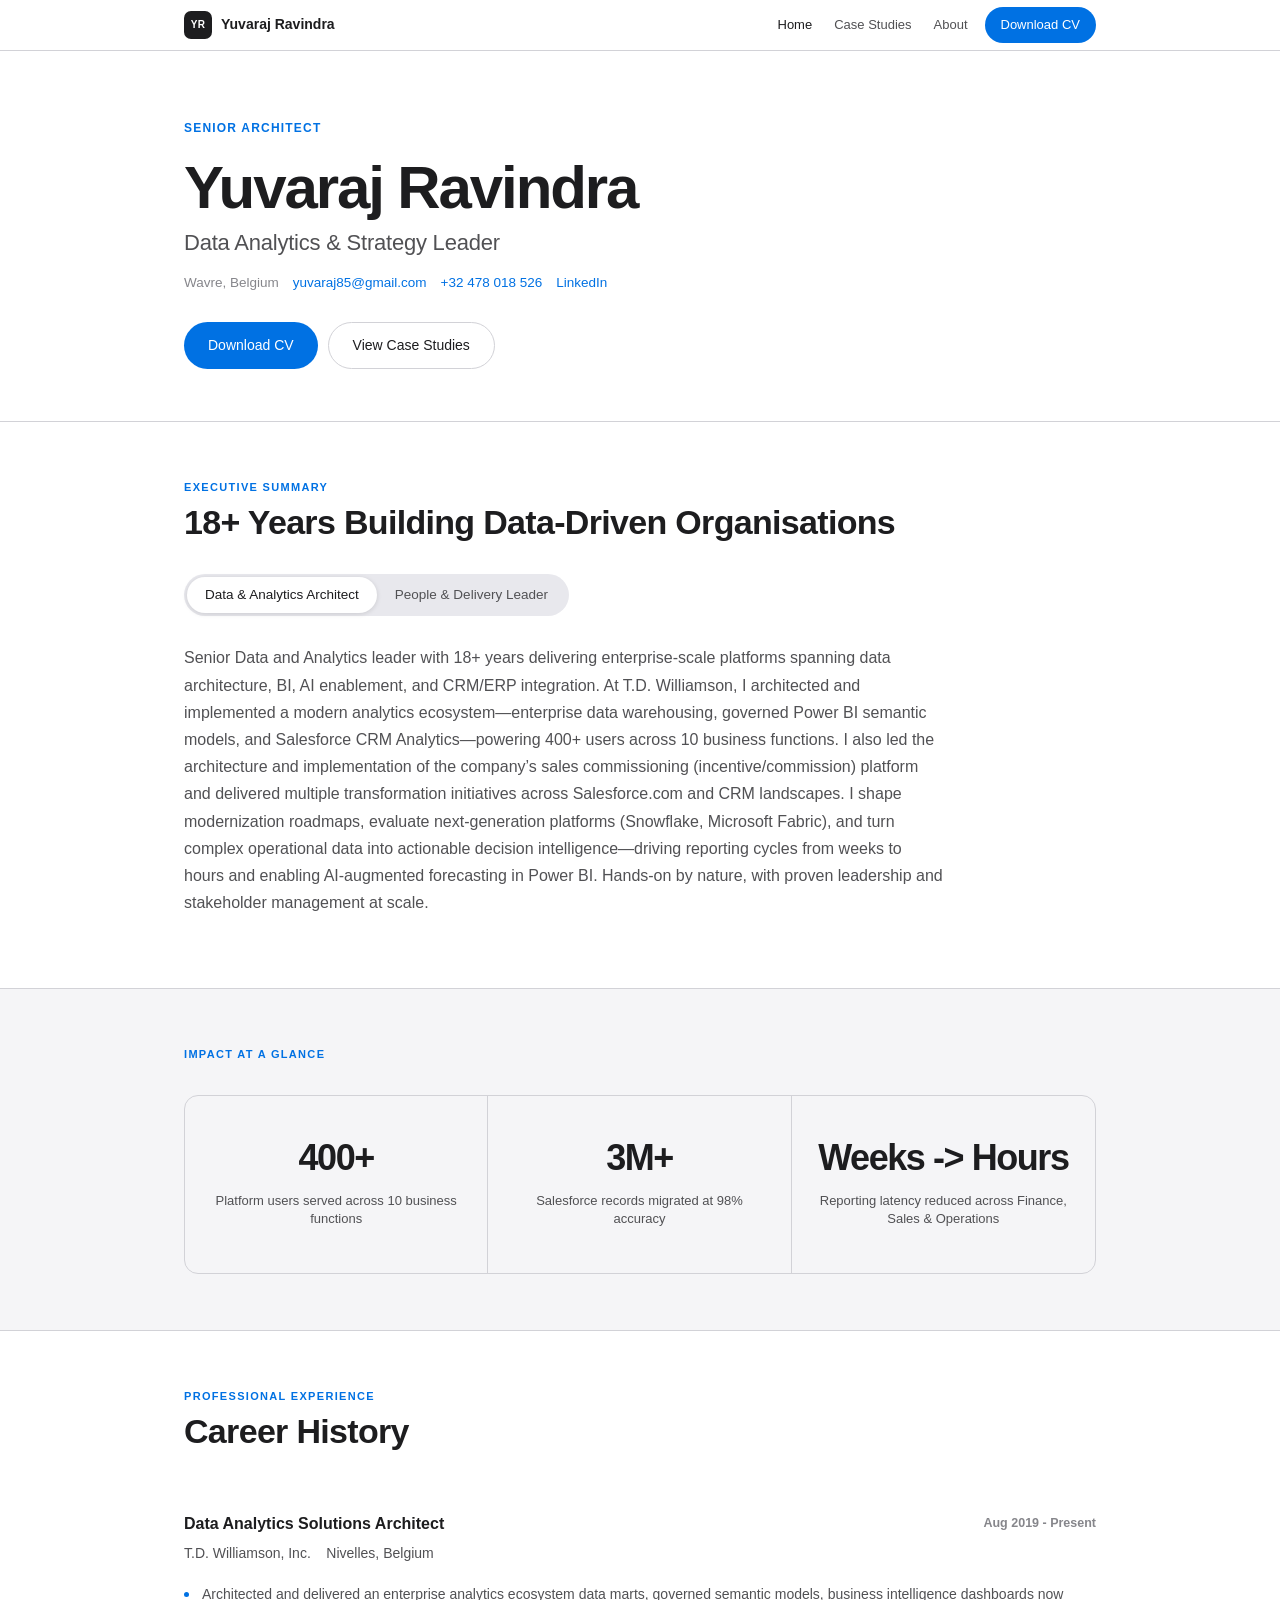
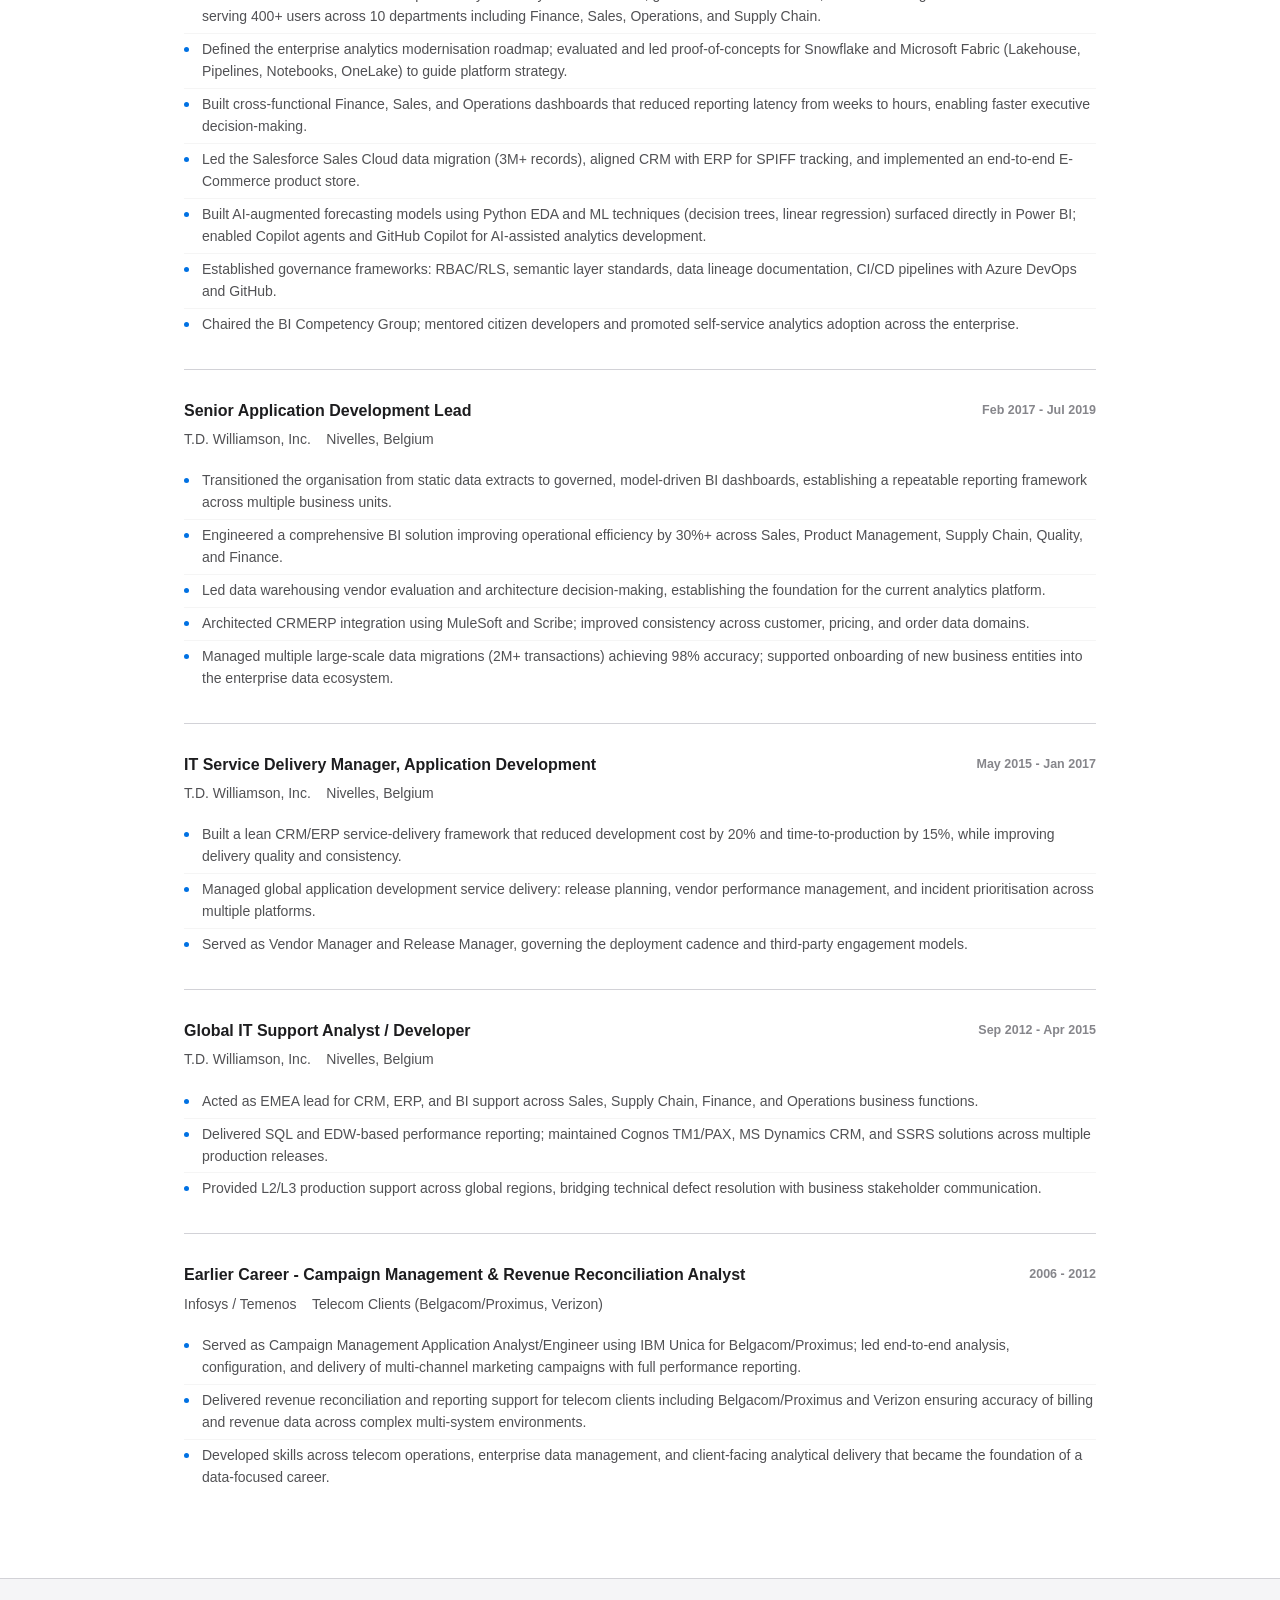
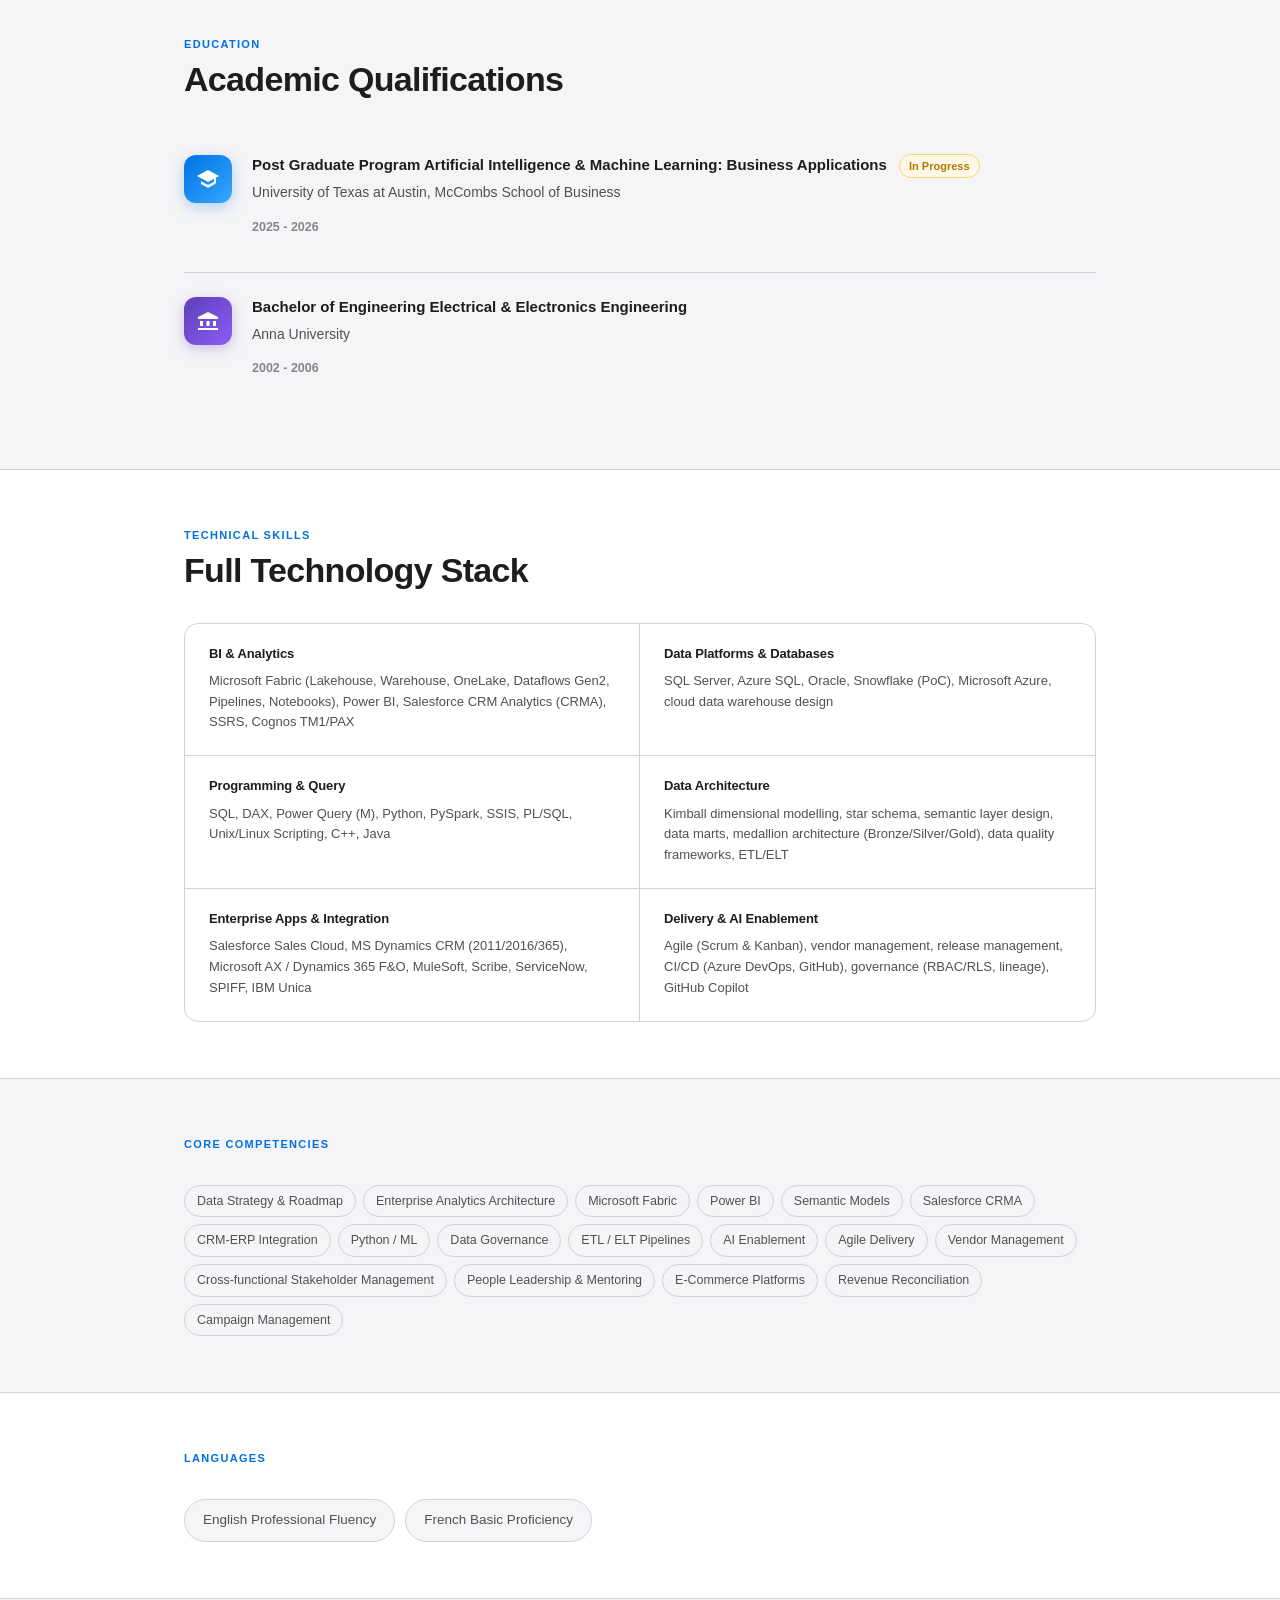
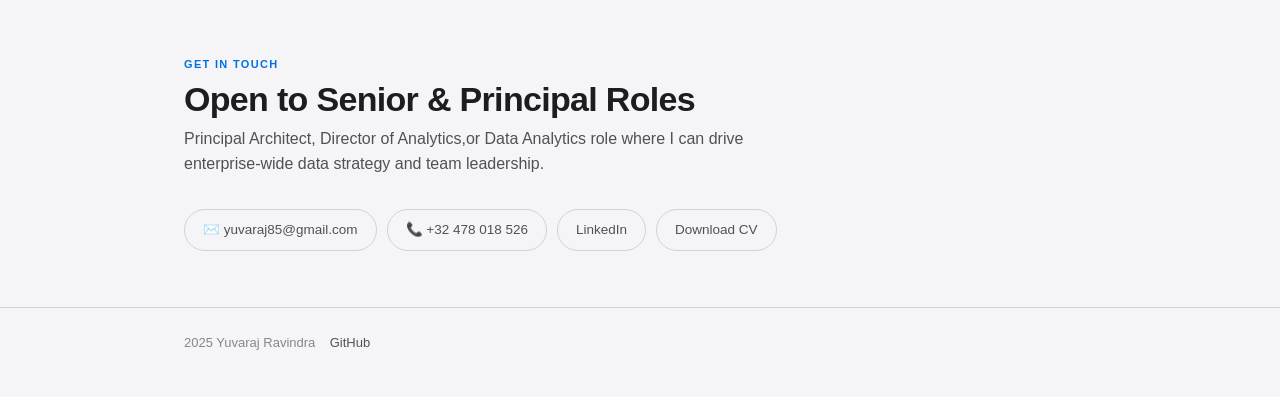
<file: index.html>
﻿<!DOCTYPE html>
<html lang="en">
<head>
  <meta charset="UTF-8">
  <meta name="viewport" content="width=device-width, initial-scale=1">
  <title>Yuvaraj Ravindra  Data Analytics &amp; Strategy Leader</title>
  <meta name="description" content="Senior Data Analytics &amp; Strategy Leader | Data Architecture, BI, AI Enablement | Open to Principal, Director, or VP roles.">
  <link rel="stylesheet" href="assets/css/style.css">
</head>
<body>

<!-- NAV -->
<header class="topbar">
  <div class="container">
    <div class="nav">
      <a href="index.html" class="brand"><div class="logo">YR</div><span>Yuvaraj Ravindra</span></a>
      <nav>
        <a href="index.html" class="active">Home</a>
        <a href="case-studies.html">Case Studies</a>
        <a href="about.html">About</a>
        <a href="downloads.html" class="nav-cta">Download CV</a>
      </nav>
    </div>
  </div>
</header>

<!-- HERO -->
<section class="hero">
  <div class="container">
    <span class="hero-eyebrow">Senior Architect</span>
    <h1>Yuvaraj Ravindra</h1>
    <h2>Data Analytics &amp; Strategy Leader</h2>
    <div class="hero-meta">
      <span> Wavre, Belgium</span>
      <span><a href="mailto:yuvaraj85@gmail.com">yuvaraj85@gmail.com</a></span>
      <span><a href="tel:+32478018526">+32 478 018 526</a></span>
      <span><a href="https://linkedin.com/in/yuvaraj-ravindra-b2a28617" target="_blank">LinkedIn</a></span>
    </div>
    <div class="hero-actions">
      <a href="downloads.html" class="btn primary">Download CV</a>
      <a href="case-studies.html" class="btn ghost">View Case Studies</a>
    </div>
  </div>
</section>

<!-- EXECUTIVE SUMMARY -->
<section class="section">
  <div class="container">
    <div class="section-head">
      <span class="section-label">Executive Summary</span>
      <h2 class="section-title">18+ Years Building Data-Driven Organisations</h2>
    </div>
    <div class="toggle-wrap">
      <div class="toggle">
        <div class="pill active" onclick="setMode('architect')">Data &amp; Analytics Architect</div>
        <div class="pill" onclick="setMode('manager')">People &amp; Delivery Leader</div>
      </div>
    </div>

    <div data-block="architect">
      <p class="summary-text">
        Senior Data and Analytics leader with 18+ years delivering enterprise-scale platforms spanning data architecture, BI, AI enablement, and CRM/ERP integration. At T.D. Williamson, I architected and implemented a modern analytics ecosystem—enterprise data warehousing, governed Power BI semantic models, and Salesforce CRM Analytics—powering 400+ users across 10 business functions. I also led the architecture and implementation of the company’s sales commissioning (incentive/commission) platform and delivered multiple transformation initiatives across Salesforce.com and CRM landscapes. I shape modernization roadmaps, evaluate next-generation platforms (Snowflake, Microsoft Fabric), and turn complex operational data into actionable decision intelligence—driving reporting cycles from weeks to hours and enabling AI‑augmented forecasting in Power BI. Hands-on by nature, with proven leadership and stakeholder management at scale.
      </p>
    </div>
    <div data-block="manager" style="display:none">
      <p class="summary-text">
        Accomplished delivery leader and people manager with 18+ years leading cross-functional digital transformation programs. I’ve built and led global teams, managed multi-vendor ecosystems, and governed release pipelines across CRM, ERP, BI, and data platforms. At T.D. Williamson, I introduced a lean service-delivery framework that reduced development costs by 20% and cut time-to-production by 15%, while overseeing a portfolio spanning Finance, Sales, Operations, and Supply Chain. Equally confident with C‑suite stakeholders and hands-on architecture decisions, I bridge business strategy and technical execution to deliver measurable outcomes.
      </p>
    </div>
  </div>
</section>

<!-- KEY METRICS -->
<section class="section alt">
  <div class="container">
    <div class="section-head">
      <span class="section-label">Impact at a Glance</span>
    </div>
    <div class="stats-row">
      <div class="stat">
        <span class="stat-number">400+</span>
        <p class="stat-label">Platform users served across 10 business functions</p>
      </div>
      <div class="stat">
        <span class="stat-number">3M+</span>
        <p class="stat-label">Salesforce records migrated at 98% accuracy</p>
      </div>
      <div class="stat">
        <span class="stat-number">Weeks -> Hours</span>
        <p class="stat-label">Reporting latency reduced across Finance, Sales &amp; Operations</p>
      </div>
    </div>
  </div>
</section>

<!-- EXPERIENCE -->
<section class="section">
  <div class="container">
    <div class="section-head">
      <span class="section-label">Professional Experience</span>
      <h2 class="section-title">Career History</h2>
    </div>
    <div class="exp-list">

      <div class="exp-item">
        <div class="exp-header">
          <p class="exp-title">Data Analytics Solutions Architect</p>
          <span class="exp-period">Aug 2019 - Present</span>
        </div>
        <p class="exp-company">T.D. Williamson, Inc. &nbsp;&nbsp; Nivelles, Belgium</p>
        <ul class="exp-bullets">
          <li>Architected and delivered an enterprise analytics ecosystem  data marts, governed semantic models, business intelligence dashboards  now serving 400+ users across 10 departments including Finance, Sales, Operations, and Supply Chain.</li>
          <li>Defined the enterprise analytics modernisation roadmap; evaluated and led proof-of-concepts for Snowflake and Microsoft Fabric (Lakehouse, Pipelines, Notebooks, OneLake) to guide platform strategy.</li>
          <li>Built cross-functional Finance, Sales, and Operations dashboards that reduced reporting latency from weeks to hours, enabling faster executive decision-making.</li>
          <li>Led the Salesforce Sales Cloud data migration (3M+ records), aligned CRM with ERP for SPIFF tracking, and implemented an end-to-end E-Commerce product store.</li>
          <li>Built AI-augmented forecasting models using Python EDA and ML techniques (decision trees, linear regression) surfaced directly in Power BI; enabled Copilot agents and GitHub Copilot for AI-assisted analytics development.</li>
          <li>Established governance frameworks: RBAC/RLS, semantic layer standards, data lineage documentation, CI/CD pipelines with Azure DevOps and GitHub.</li>
          <li>Chaired the BI Competency Group; mentored citizen developers and promoted self-service analytics adoption across the enterprise.</li>
        </ul>
      </div>

      <div class="exp-item">
        <div class="exp-header">
          <p class="exp-title">Senior Application Development Lead</p>
          <span class="exp-period">Feb 2017 - Jul 2019</span>
        </div>
        <p class="exp-company">T.D. Williamson, Inc. &nbsp;&nbsp; Nivelles, Belgium</p>
        <ul class="exp-bullets">
          <li>Transitioned the organisation from static data extracts to governed, model-driven BI dashboards, establishing a repeatable reporting framework across multiple business units.</li>
          <li>Engineered a comprehensive BI solution improving operational efficiency by 30%+ across Sales, Product Management, Supply Chain, Quality, and Finance.</li>
          <li>Led data warehousing vendor evaluation and architecture decision-making, establishing the foundation for the current analytics platform.</li>
          <li>Architected CRMERP integration using MuleSoft and Scribe; improved consistency across customer, pricing, and order data domains.</li>
          <li>Managed multiple large-scale data migrations (2M+ transactions) achieving 98% accuracy; supported onboarding of new business entities into the enterprise data ecosystem.</li>
        </ul>
      </div>

      <div class="exp-item">
        <div class="exp-header">
          <p class="exp-title">IT Service Delivery Manager, Application Development</p>
          <span class="exp-period">May 2015 - Jan 2017</span>
        </div>
        <p class="exp-company">T.D. Williamson, Inc. &nbsp;&nbsp; Nivelles, Belgium</p>
        <ul class="exp-bullets">
          <li>Built a lean CRM/ERP service-delivery framework that reduced development cost by 20% and time-to-production by 15%, while improving delivery quality and consistency.</li>
          <li>Managed global application development service delivery: release planning, vendor performance management, and incident prioritisation across multiple platforms.</li>
          <li>Served as Vendor Manager and Release Manager, governing the deployment cadence and third-party engagement models.</li>
        </ul>
      </div>

      <div class="exp-item">
        <div class="exp-header">
          <p class="exp-title">Global IT Support Analyst / Developer</p>
          <span class="exp-period">Sep 2012 - Apr 2015</span>
        </div>
        <p class="exp-company">T.D. Williamson, Inc. &nbsp;&nbsp; Nivelles, Belgium</p>
        <ul class="exp-bullets">
          <li>Acted as EMEA lead for CRM, ERP, and BI support across Sales, Supply Chain, Finance, and Operations business functions.</li>
          <li>Delivered SQL and EDW-based performance reporting; maintained Cognos TM1/PAX, MS Dynamics CRM, and SSRS solutions across multiple production releases.</li>
          <li>Provided L2/L3 production support across global regions, bridging technical defect resolution with business stakeholder communication.</li>
        </ul>
      </div>

      <div class="exp-item">
        <div class="exp-header">
          <p class="exp-title">Earlier Career - Campaign Management &amp; Revenue Reconciliation Analyst</p>
          <span class="exp-period">2006 - 2012</span>
        </div>
        <p class="exp-company">Infosys / Temenos &nbsp;&nbsp; Telecom Clients (Belgacom/Proximus, Verizon)</p>
        <ul class="exp-bullets">
          <li>Served as Campaign Management Application Analyst/Engineer using IBM Unica for Belgacom/Proximus; led end-to-end analysis, configuration, and delivery of multi-channel marketing campaigns with full performance reporting.</li>
          <li>Delivered revenue reconciliation and reporting support for telecom clients including Belgacom/Proximus and Verizon  ensuring accuracy of billing and revenue data across complex multi-system environments.</li>
          <li>Developed skills across telecom operations, enterprise data management, and client-facing analytical delivery that became the foundation of a data-focused career.</li>
        </ul>
      </div>

    </div><!-- /exp-list -->
  </div>
</section>

<!-- EDUCATION -->
<section class="section alt">
  <div class="container">
    <div class="section-head">
      <span class="section-label">Education</span>
      <h2 class="section-title">Academic Qualifications</h2>
    </div>
    <div class="edu-list">
      <div class="edu-item">
        <div class="edu-icon blue">
          <svg width="24" height="24" viewBox="0 0 24 24" fill="white" xmlns="http://www.w3.org/2000/svg"><path d="M12 3L1 9l11 6 11-6-11-6zm0 15l-7-3.82V17l7 3.82 7-3.82v-2.82L12 18z"/><line x1="19" y1="9.9" x2="19" y2="15" stroke="white" stroke-width="2" stroke-linecap="round"/><circle cx="19" cy="15.5" r="1" fill="white"/></svg>
        </div>
        <div class="edu-body">
          <p class="edu-degree">Post Graduate Program  Artificial Intelligence &amp; Machine Learning: Business Applications <span class="badge-inprogress">In Progress</span></p>
          <p class="edu-school">University of Texas at Austin, McCombs School of Business</p>
          <p class="edu-period">2025 - 2026</p>
        </div>
      </div>
      <div class="edu-item">
        <div class="edu-icon purple">
          <svg width="24" height="24" viewBox="0 0 24 24" fill="white" xmlns="http://www.w3.org/2000/svg"><path d="M12 3L2 8v2h20V8L12 3zM4 12v5h3v-5H4zm6.5 0v5h3v-5h-3zM17 12v5h3v-5h-3zM2 19h20v2H2z"/></svg>
        </div>
        <div class="edu-body">
          <p class="edu-degree">Bachelor of Engineering  Electrical &amp; Electronics Engineering</p>
          <p class="edu-school">Anna University</p>
          <p class="edu-period">2002 - 2006</p>
        </div>
      </div>
    </div>
  </div>
</section>

<!-- TECHNICAL SKILLS -->
<section class="section">
  <div class="container">
    <div class="section-head">
      <span class="section-label">Technical Skills</span>
      <h2 class="section-title">Full Technology Stack</h2>
    </div>
    <div class="skills-grid">
      <div class="skill-group">
        <h3>BI &amp; Analytics</h3>
        <p>Microsoft Fabric (Lakehouse, Warehouse, OneLake, Dataflows Gen2, Pipelines, Notebooks), Power BI, Salesforce CRM Analytics (CRMA), SSRS, Cognos TM1/PAX</p>
      </div>
      <div class="skill-group">
        <h3>Data Platforms &amp; Databases</h3>
        <p>SQL Server, Azure SQL, Oracle, Snowflake (PoC), Microsoft Azure, cloud data warehouse design</p>
      </div>
      <div class="skill-group">
        <h3>Programming &amp; Query</h3>
        <p>SQL, DAX, Power Query (M), Python, PySpark, SSIS, PL/SQL, Unix/Linux Scripting, C++, Java</p>
      </div>
      <div class="skill-group">
        <h3>Data Architecture</h3>
        <p>Kimball dimensional modelling, star schema, semantic layer design, data marts, medallion architecture (Bronze/Silver/Gold), data quality frameworks, ETL/ELT</p>
      </div>
      <div class="skill-group">
        <h3>Enterprise Apps &amp; Integration</h3>
        <p>Salesforce Sales Cloud, MS Dynamics CRM (2011/2016/365), Microsoft AX / Dynamics 365 F&amp;O, MuleSoft, Scribe, ServiceNow, SPIFF, IBM Unica</p>
      </div>
      <div class="skill-group">
        <h3>Delivery &amp; AI Enablement</h3>
        <p>Agile (Scrum &amp; Kanban), vendor management, release management, CI/CD (Azure DevOps, GitHub), governance (RBAC/RLS, lineage), GitHub Copilot</p>
      </div>
    </div>
  </div>
</section>

<!-- CORE COMPETENCIES TAGS -->
<section class="section alt">
  <div class="container">
    <div class="section-head">
      <span class="section-label">Core Competencies</span>
    </div>
    <div class="tags">
      <span>Data Strategy &amp; Roadmap</span>
      <span>Enterprise Analytics Architecture</span>
      <span>Microsoft Fabric</span>
      <span>Power BI</span>
      <span>Semantic Models</span>
      <span>Salesforce CRMA</span>
      <span>CRM-ERP Integration</span>
      <span>Python / ML</span>
      <span>Data Governance</span>
      <span>ETL / ELT Pipelines</span>
      <span>AI Enablement</span>
      <span>Agile Delivery</span>
      <span>Vendor Management</span>
      <span>Cross-functional Stakeholder Management</span>
      <span>People Leadership &amp; Mentoring</span>
      <span>E-Commerce Platforms</span>
      <span>Revenue Reconciliation</span>
      <span>Campaign Management</span>
    </div>
  </div>
</section>

<!-- LANGUAGES -->
<section class="section">
  <div class="container">
    <div class="section-head">
      <span class="section-label">Languages</span>
    </div>
    <div class="contact-row">
      <span class="contact-chip"> English  Professional Fluency</span>
      <span class="contact-chip"> French  Basic Proficiency</span>
    </div>
  </div>
</section>

<!-- CONTACT CTA -->
<section class="section alt">
  <div class="container">
    <div class="section-head">
      <span class="section-label">Get in Touch</span>
      <h2 class="section-title">Open to Senior &amp; Principal Roles</h2>
      <p class="section-sub"> Principal Architect, Director of Analytics,or Data Analytics role where I can drive enterprise-wide data strategy and team leadership.</p>
    </div>
    <div class="contact-row">
      <a href="mailto:yuvaraj85@gmail.com" class="contact-chip">✉️ yuvaraj85@gmail.com</a>
      <a href="tel:+32478018526" class="contact-chip">📞 +32 478 018 526</a>
      <a href="https://linkedin.com/in/yuvaraj-ravindra-b2a28617" class="contact-chip" target="_blank"> LinkedIn</a>
      <a href="downloads.html" class="contact-chip"> Download CV</a>
    </div>
  </div>
</section>

<footer class="footer">
  <div class="container">
    <p> 2025 Yuvaraj Ravindra &nbsp;&nbsp; <a href="https://github.com/yuva271010/yuva271010.github.io" target="_blank">GitHub</a></p>
  </div>
</footer>

<script src="assets/js/toggle.js"></script>
</body>
</html>
</file>
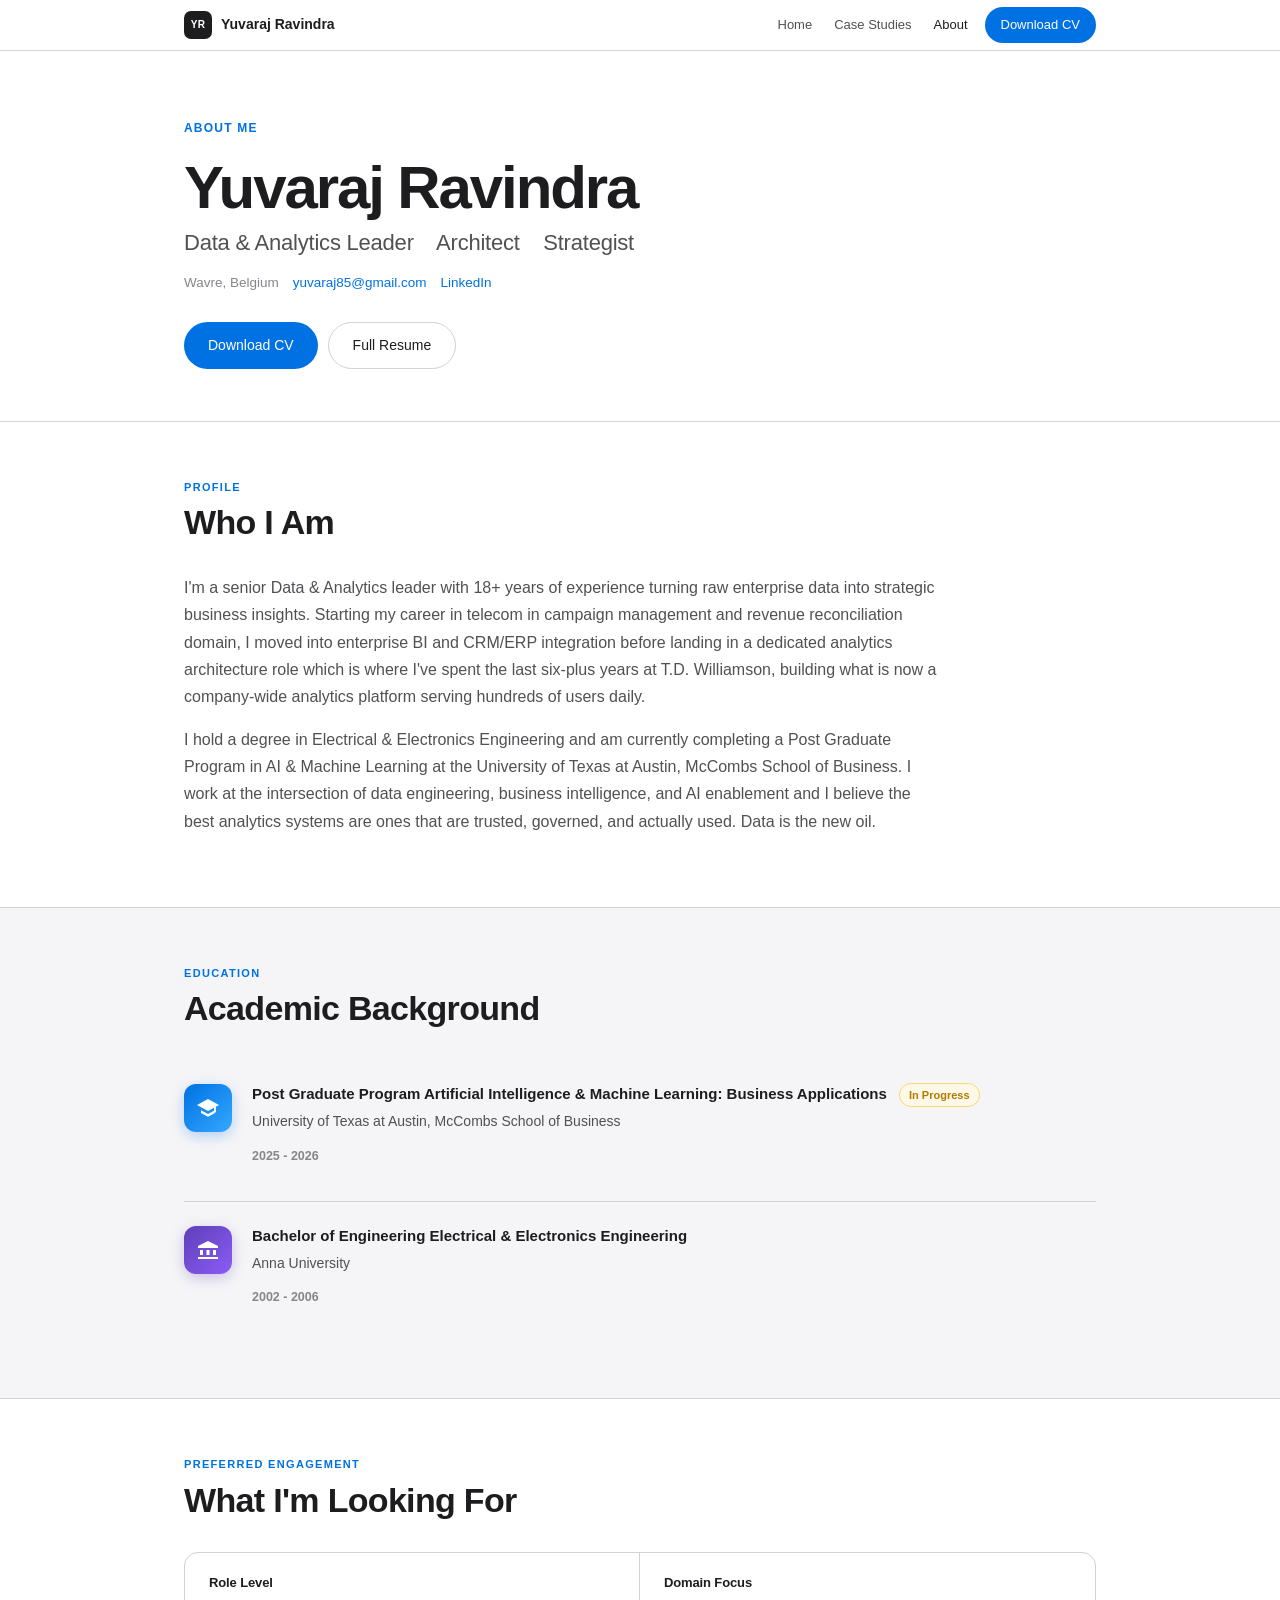
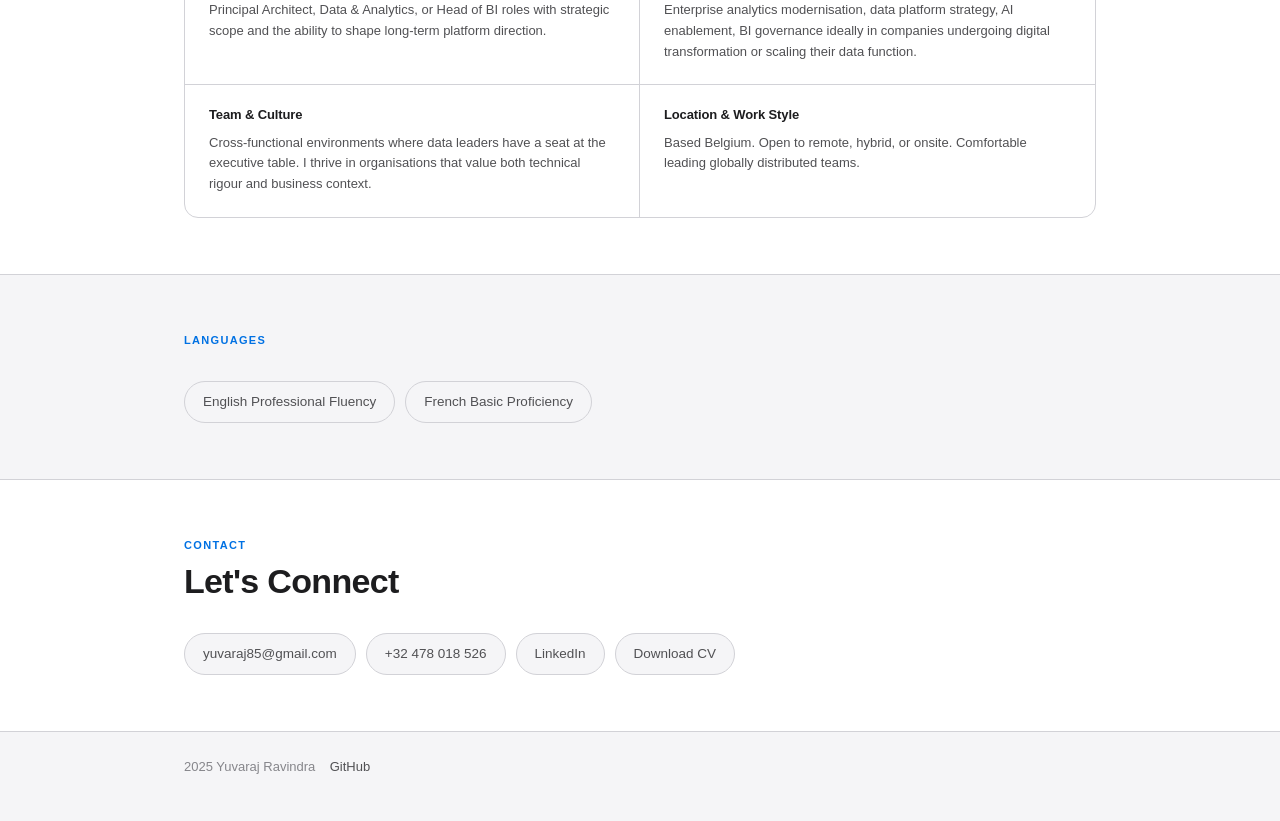
<file: about.html>
﻿<!DOCTYPE html>
<html lang="en">
<head>
  <meta charset="UTF-8">
  <meta name="viewport" content="width=device-width, initial-scale=1">
  <title>About  Yuvaraj Ravindra</title>
  <meta name="description" content="About Yuvaraj Ravindra  Senior Data Analytics &amp; Strategy Leader.">
  <link rel="stylesheet" href="assets/css/style.css">
</head>
<body>

<header class="topbar">
  <div class="container">
    <div class="nav">
      <a href="index.html" class="brand"><div class="logo">YR</div><span>Yuvaraj Ravindra</span></a>
      <nav>
        <a href="index.html">Home</a>
        <a href="case-studies.html">Case Studies</a>
        <a href="about.html" class="active">About</a>
        <a href="downloads.html" class="nav-cta">Download CV</a>
      </nav>
    </div>
  </div>
</header>

<!-- HERO -->
<section class="hero">
  <div class="container">
    <span class="hero-eyebrow">About Me</span>
    <h1>Yuvaraj Ravindra</h1>
    <h2>Data &amp; Analytics Leader &nbsp;&nbsp; Architect &nbsp;&nbsp; Strategist</h2>
    <div class="hero-meta">
      <span> Wavre, Belgium</span>
      <span><a href="mailto:yuvaraj85@gmail.com">yuvaraj85@gmail.com</a></span>
      <span><a href="https://linkedin.com/in/yuvaraj-ravindra-b2a28617" target="_blank">LinkedIn</a></span>
    </div>
    <div class="hero-actions">
      <a href="downloads.html" class="btn primary">Download CV</a>
      <a href="index.html" class="btn ghost">Full Resume</a>
    </div>
  </div>
</section>

<!-- PROFILE -->
<section class="section">
  <div class="container">
    <div class="section-head">
      <span class="section-label">Profile</span>
      <h2 class="section-title">Who I Am</h2>
    </div>
    <p class="summary-text">
      I'm a senior Data &amp; Analytics leader with 18+ years of experience turning raw enterprise data into strategic business insights. Starting my career in telecom in campaign management and revenue reconciliation domain, I moved into enterprise BI and CRM/ERP integration before landing in a dedicated analytics architecture role  which is where I've spent the last six-plus years at T.D. Williamson, building what is now a company-wide analytics platform serving hundreds of users daily.
    </p>
    <p class="summary-text" style="margin-top:14px">
      I hold a degree in Electrical &amp; Electronics Engineering and am currently completing a Post Graduate Program in AI &amp; Machine Learning at the University of Texas at Austin, McCombs School of Business. I work at the intersection of data engineering, business intelligence, and AI enablement  and I believe the best analytics systems are ones that are trusted, governed, and actually used. Data is the new oil.
    </p>
  </div>
</section>

<!-- EDUCATION -->
<section class="section alt">
  <div class="container">
    <div class="section-head">
      <span class="section-label">Education</span>
      <h2 class="section-title">Academic Background</h2>
    </div>
    <div class="edu-list">
      <div class="edu-item">
        <div class="edu-icon blue">
          <svg width="24" height="24" viewBox="0 0 24 24" fill="white" xmlns="http://www.w3.org/2000/svg"><path d="M12 3L1 9l11 6 11-6-11-6zm0 15l-7-3.82V17l7 3.82 7-3.82v-2.82L12 18z"/><line x1="19" y1="9.9" x2="19" y2="15" stroke="white" stroke-width="2" stroke-linecap="round"/><circle cx="19" cy="15.5" r="1" fill="white"/></svg>
        </div>
        <div class="edu-body">
          <p class="edu-degree">Post Graduate Program  Artificial Intelligence &amp; Machine Learning: Business Applications <span class="badge-inprogress">In Progress</span></p>
          <p class="edu-school">University of Texas at Austin, McCombs School of Business</p>
          <p class="edu-period">2025 - 2026</p>
        </div>
      </div>
      <div class="edu-item">
        <div class="edu-icon purple">
          <svg width="24" height="24" viewBox="0 0 24 24" fill="white" xmlns="http://www.w3.org/2000/svg"><path d="M12 3L2 8v2h20V8L12 3zM4 12v5h3v-5H4zm6.5 0v5h3v-5h-3zM17 12v5h3v-5h-3zM2 19h20v2H2z"/></svg>
        </div>
        <div class="edu-body">
          <p class="edu-degree">Bachelor of Engineering  Electrical &amp; Electronics Engineering</p>
          <p class="edu-school">Anna University</p>
          <p class="edu-period">2002 - 2006</p>
        </div>
      </div>
    </div>
  </div>
</section>

<!-- PREFERRED ENGAGEMENT -->
<section class="section">
  <div class="container">
    <div class="section-head">
      <span class="section-label">Preferred Engagement</span>
      <h2 class="section-title">What I'm Looking For</h2>
    </div>
    <div class="skills-grid">
      <div class="skill-group">
        <h3>Role Level</h3>
        <p>Principal Architect, Data &amp; Analytics, or Head of BI  roles with strategic scope and the ability to shape long-term platform direction.</p>
      </div>
      <div class="skill-group">
        <h3>Domain Focus</h3>
        <p>Enterprise analytics modernisation, data platform strategy, AI enablement, BI governance  ideally in companies undergoing digital transformation or scaling their data function.</p>
      </div>
      <div class="skill-group">
        <h3>Team &amp; Culture</h3>
        <p>Cross-functional environments where data leaders have a seat at the executive table. I thrive in organisations that value both technical rigour and business context.</p>
      </div>
      <div class="skill-group">
        <h3>Location &amp; Work Style</h3>
        <p>Based Belgium. Open to remote, hybrid, or onsite. Comfortable leading globally distributed teams.</p>
      </div>
    </div>
  </div>
</section>

<!-- LANGUAGES -->
<section class="section alt">
  <div class="container">
    <div class="section-head">
      <span class="section-label">Languages</span>
    </div>
    <div class="contact-row">
      <span class="contact-chip"> English  Professional Fluency</span>
      <span class="contact-chip"> French  Basic Proficiency</span>
    </div>
  </div>
</section>

<!-- CONTACT -->
<section class="section">
  <div class="container">
    <div class="section-head">
      <span class="section-label">Contact</span>
      <h2 class="section-title">Let's Connect</h2>
    </div>
    <div class="contact-row">
      <a href="mailto:yuvaraj85@gmail.com" class="contact-chip"> yuvaraj85@gmail.com</a>
      <a href="tel:+32478018526" class="contact-chip"> +32 478 018 526</a>
      <a href="https://linkedin.com/in/yuvaraj-ravindra-b2a28617" class="contact-chip" target="_blank"> LinkedIn</a>
      <a href="downloads.html" class="contact-chip"> Download CV</a>
    </div>
  </div>
</section>

<footer class="footer">
  <div class="container">
    <p> 2025 Yuvaraj Ravindra &nbsp;&nbsp; <a href="https://github.com/yuva271010/yuva271010.github.io" target="_blank">GitHub</a></p>
  </div>
</footer>

</body>
</html>
</file>
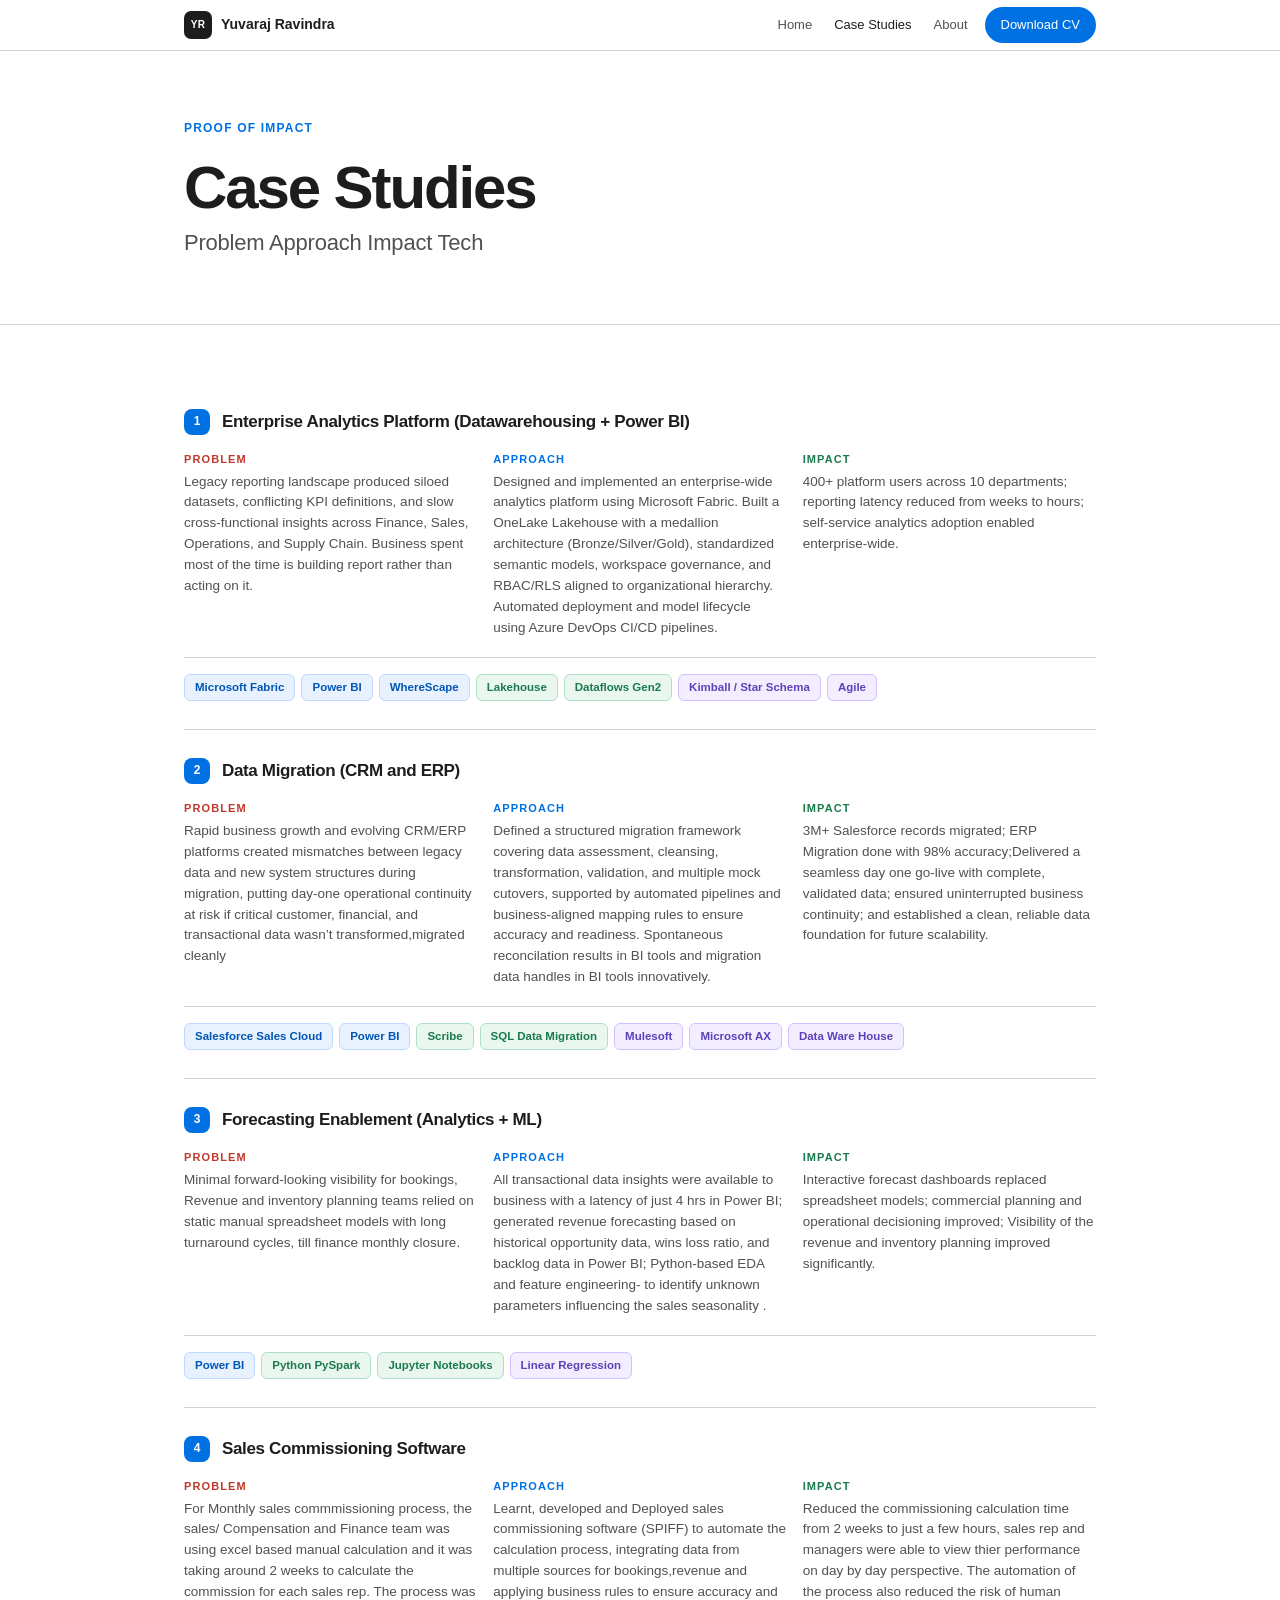
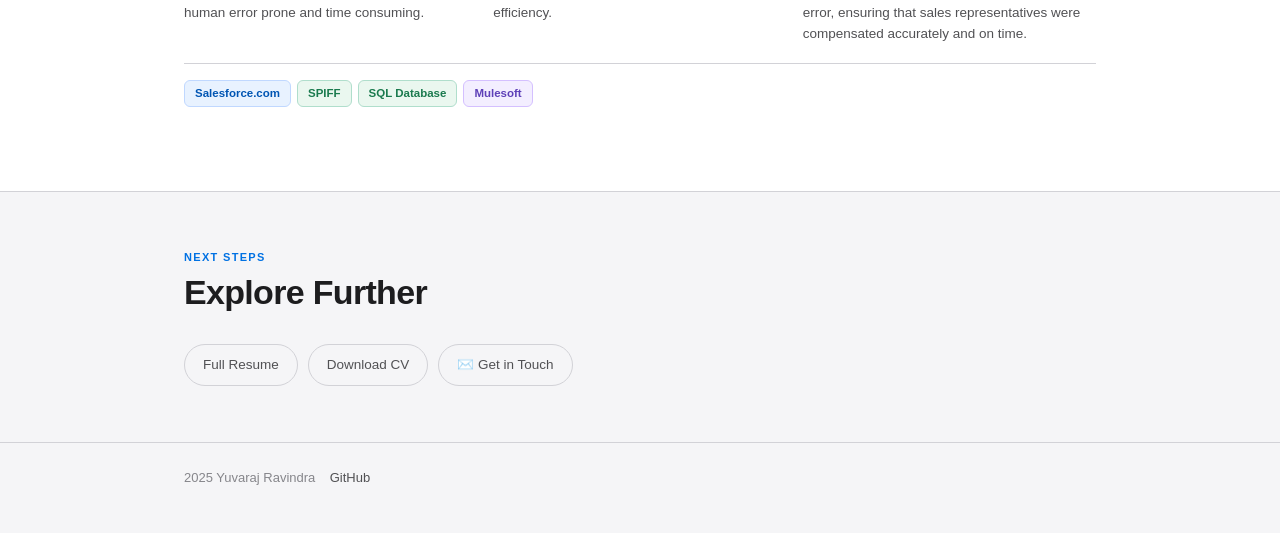
<file: case-studies.html>
﻿<!DOCTYPE html>
<html lang="en">
<head>
  <meta charset="UTF-8">
  <meta name="viewport" content="width=device-width, initial-scale=1">
  <title>Case Studies  Yuvaraj Ravindra</title>
  <meta name="description" content="Case studies: Microsoft Fabric + Power BI platform, Salesforce/ERP harmonisation, ML forecasting enablement.">
  <link rel="stylesheet" href="assets/css/style.css">
</head>
<body>

<header class="topbar">
  <div class="container">
    <div class="nav">
      <a href="index.html" class="brand"><div class="logo">YR</div><span>Yuvaraj Ravindra</span></a>
      <nav>
        <a href="index.html">Home</a>
        <a href="case-studies.html" class="active">Case Studies</a>
        <a href="about.html">About</a>
        <a href="downloads.html" class="nav-cta">Download CV</a>
      </nav>
    </div>
  </div>
</header>

<!-- HERO -->
<section class="hero">
  <div class="container">
    <span class="hero-eyebrow">Proof of Impact</span>
    <h1>Case Studies</h1>
    <h2>Problem  Approach  Impact  Tech</h2>
  </div>
</section>

<!-- STUDIES -->
<section class="section">
  <div class="container">

    <div class="cs-card">
      <div class="cs-header">
        <div class="cs-num">1</div>
        <h2>Enterprise Analytics Platform (Datawarehousing + Power BI)</h2>
      </div>
      <div class="cs-grid">
        <div class="cs-col problem">
          <h4>Problem</h4>
          <p>Legacy reporting landscape produced siloed datasets, conflicting KPI definitions, and slow cross‑functional insights across Finance, Sales, Operations, and Supply Chain. Business spent most of the time is building report rather than acting on it.</p>
        </div>
        <div class="cs-col approach">
          <h4>Approach</h4>
          <p>Designed and implemented an enterprise‑wide analytics platform using Microsoft Fabric. Built a OneLake Lakehouse with a medallion architecture (Bronze/Silver/Gold), standardized semantic models, workspace governance, and RBAC/RLS aligned to organizational hierarchy. Automated deployment and model lifecycle using Azure DevOps CI/CD pipelines.</p>
        </div>
        <div class="cs-col impact">
          <h4>Impact</h4>
          <p>400+ platform users across 10 departments; reporting latency reduced from weeks to hours; self-service analytics adoption enabled enterprise-wide.</p>
        </div>
      </div>
      <div class="cs-tech">
        <span class="badge blue">Microsoft Fabric</span>
        <span class="badge blue">Power BI</span>
        <span class="badge blue">WhereScape</span>
        <span class="badge green">Lakehouse</span>
        <span class="badge green">Dataflows Gen2</span>
        <span class="badge purple">Kimball / Star Schema</span>
        <span class="badge purple">Agile</span>
      </div>
    </div>

    <div class="cs-card">
      <div class="cs-header">
        <div class="cs-num">2</div>
        <h2>Data Migration (CRM and ERP)</h2>
      </div>
      <div class="cs-grid">
        <div class="cs-col problem">
          <h4>Problem</h4>
          <p>Rapid business growth and evolving CRM/ERP platforms created mismatches between legacy data and new system structures during migration, putting day‑one operational continuity at risk if critical customer, financial, and transactional data wasn’t transformed,migrated cleanly</p>
        </div>
        <div class="cs-col approach">
          <h4>Approach</h4>
          <p>Defined a structured migration framework covering data assessment, cleansing, transformation, validation, and multiple mock cutovers, supported by automated pipelines and business‑aligned mapping rules to ensure accuracy and readiness. Spontaneous reconcilation results in BI tools and migration data handles in BI tools innovatively.</p>
        </div>
        <div class="cs-col impact">
          <h4>Impact</h4>
          <p>3M+ Salesforce records migrated; ERP Migration done with 98% accuracy;Delivered a seamless day one go‑live with complete, validated data; ensured uninterrupted business continuity; and established a clean, reliable data foundation for future scalability. </p>
        </div>
      </div>
      <div class="cs-tech">
        <span class="badge blue">Salesforce Sales Cloud</span>
        <span class="badge blue">Power BI</span>
        <span class="badge green">Scribe</span>
        <span class="badge green">SQL  Data Migration</span>
        <span class="badge purple">Mulesoft</span>
        <span class="badge purple">Microsoft AX </span>
        <span class="badge purple">Data Ware House</span>
      </div>
    </div>

    <div class="cs-card">
      <div class="cs-header">
        <div class="cs-num">3</div>
        <h2>Forecasting Enablement (Analytics + ML)</h2>
      </div>
      <div class="cs-grid">
        <div class="cs-col problem">
          <h4>Problem</h4>
          <p>Minimal forward-looking visibility for bookings, Revenue and inventory planning  teams relied on static manual spreadsheet models with long turnaround cycles, till finance monthly closure.</p>
        </div>
        <div class="cs-col approach">
          <h4>Approach</h4>
          <p>All transactional data insights were available to business with a latency of just 4 hrs in Power BI; generated revenue forecasting based on historical opportunity data, wins loss ratio, and backlog data in Power BI; Python-based EDA and feature engineering- to identify unknown parameters influencing the sales seasonality .</p>
        </div>
        <div class="cs-col impact">
          <h4>Impact</h4>
          <p>Interactive forecast dashboards replaced spreadsheet models; commercial planning and operational decisioning improved; Visibility of the revenue and inventory planning improved significantly.</p>
        </div>
      </div>
      <div class="cs-tech">
        <span class="badge blue">Power BI</span>
        <span class="badge green">Python  PySpark</span>
        <span class="badge green">Jupyter Notebooks</span>
        <span class="badge purple">Linear Regression</span>
      </div>
    </div>

        <div class="cs-card">
      <div class="cs-header">
        <div class="cs-num">4</div>
        <h2>Sales Commissioning Software</h2>
      </div>
      <div class="cs-grid">
        <div class="cs-col problem">
          <h4>Problem</h4>
          <p>For Monthly sales commmissioning process, the sales/ Compensation and Finance team was using excel based manual calculation and it was taking around 2 weeks to calculate the commission for each sales rep. The process was human error prone and time consuming.</p>
          </p>
        </div>
        <div class="cs-col approach">
          <h4>Approach</h4>
          <p>Learnt, developed and Deployed sales commissioning software (SPIFF) to automate the calculation process, integrating data from multiple sources for bookings,revenue and applying business rules to ensure accuracy and efficiency.</p>
        </div>
        <div class="cs-col impact">
          <h4>Impact</h4>
          <p>Reduced the commissioning calculation time from 2 weeks to just a few hours, sales rep and managers were able to view thier performance on day by day perspective. The automation of the process also reduced the risk of human error, ensuring that sales representatives were compensated accurately and on time.</p>
          </p>
        </div>
      </div>
      <div class="cs-tech">
        <span class="badge blue">Salesforce.com</span>
        <span class="badge green">SPIFF</span>
        <span class="badge green">SQL Database</span>
        <span class="badge purple">Mulesoft</span>
      </div>
    </div>


  </div>
</section>

<!-- CTA -->
<section class="section alt">
  <div class="container">
    <div class="section-head">
      <span class="section-label">Next Steps</span>
      <h2 class="section-title">Explore Further</h2>
    </div>
    <div class="contact-row">
      <a href="index.html" class="contact-chip"> Full Resume</a>
      <a href="downloads.html" class="contact-chip"> Download CV</a>
      <a href="mailto:yuvaraj85@gmail.com" class="contact-chip">✉️ Get in Touch</a>
    </div>
  </div>
</section>

<footer class="footer">
  <div class="container">
    <p> 2025 Yuvaraj Ravindra &nbsp;&nbsp; <a href="https://github.com/yuva271010/yuva271010.github.io" target="_blank">GitHub</a></p>
  </div>
</footer>

</body>
</html>
</file>
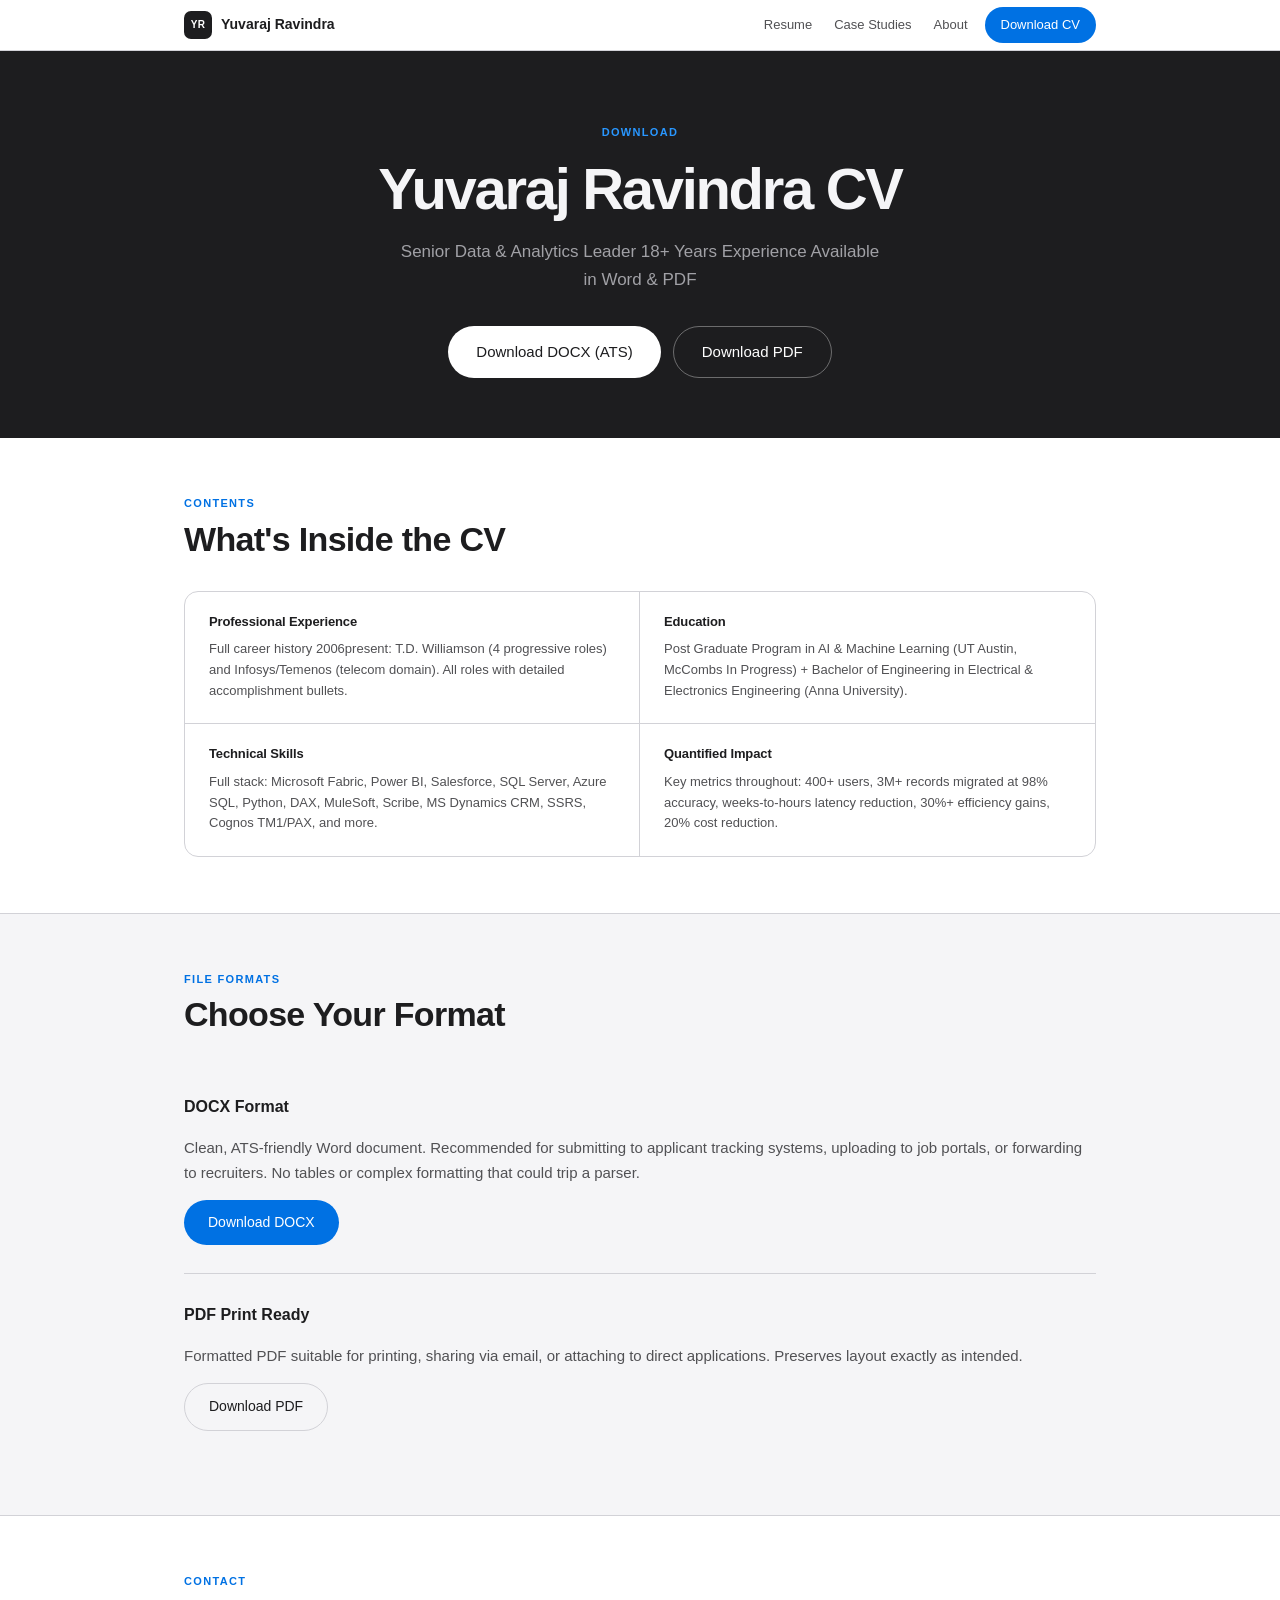
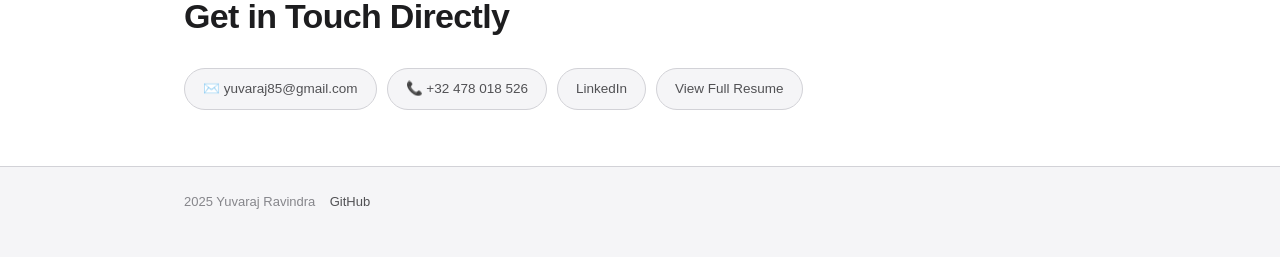
<file: downloads.html>
﻿<!DOCTYPE html>
<html lang="en">
<head>
  <meta charset="UTF-8">
  <meta name="viewport" content="width=device-width, initial-scale=1">
  <title>Download CV  Yuvaraj Ravindra</title>
  <meta name="description" content="Download the CV of Yuvaraj Ravindra  Senior Data Analytics and Strategy Leader.">
  <link rel="stylesheet" href="assets/css/style.css">
</head>
<body>

<header class="topbar">
  <div class="container">
    <div class="nav">
      <a href="index.html" class="brand"><div class="logo">YR</div><span>Yuvaraj Ravindra</span></a>
      <nav>
        <a href="index.html">Resume</a>
        <a href="case-studies.html">Case Studies</a>
        <a href="about.html">About</a>
        <a href="downloads.html" class="nav-cta active">Download CV</a>
      </nav>
    </div>
  </div>
</header>

<!-- DARK HERO -->
<div class="dl-hero">
  <div class="container">
    <span class="section-label" style="color:#2997ff">Download</span>
    <h1>Yuvaraj Ravindra  CV</h1>
    <p>Senior Data &amp; Analytics Leader  18+ Years Experience  Available in Word &amp; PDF</p>
    <div class="dl-cta">
      <a href="assets/docs/Yuvaraj_Ravindra_CV_ATS.docx" download class="dl-btn white"> Download DOCX (ATS)</a>
      <a href="assets/docs/Yuvaraj_Ravindra_CV.pdf" download class="dl-btn outline"> Download PDF</a>
    </div>
  </div>
</div>

<!-- WHAT IS INSIDE -->
<section class="section">
  <div class="container">
    <div class="section-head">
      <span class="section-label">Contents</span>
      <h2 class="section-title">What's Inside the CV</h2>
    </div>
    <div class="skills-grid">
      <div class="skill-group">
        <h3>Professional Experience</h3>
        <p>Full career history 2006present: T.D. Williamson (4 progressive roles) and Infosys/Temenos (telecom domain). All roles with detailed accomplishment bullets.</p>
      </div>
      <div class="skill-group">
        <h3>Education</h3>
        <p>Post Graduate Program in AI &amp; Machine Learning (UT Austin, McCombs  In Progress) + Bachelor of Engineering in Electrical &amp; Electronics Engineering (Anna University).</p>
      </div>
      <div class="skill-group">
        <h3>Technical Skills</h3>
        <p>Full stack: Microsoft Fabric, Power BI, Salesforce, SQL Server, Azure SQL, Python, DAX, MuleSoft, Scribe, MS Dynamics CRM, SSRS, Cognos TM1/PAX, and more.</p>
      </div>
      <div class="skill-group">
        <h3>Quantified Impact</h3>
        <p>Key metrics throughout: 400+ users, 3M+ records migrated at 98% accuracy, weeks-to-hours latency reduction, 30%+ efficiency gains, 20% cost reduction.</p>
      </div>
    </div>
  </div>
</section>

<!-- FORMATS -->
<section class="section alt">
  <div class="container">
    <div class="section-head">
      <span class="section-label">File Formats</span>
      <h2 class="section-title">Choose Your Format</h2>
    </div>
    <div class="exp-list">
      <div class="exp-item">
        <div class="exp-header">
          <p class="exp-title">DOCX  Format</p>
        </div>
        <p class="note">Clean, ATS-friendly Word document. Recommended for submitting to applicant tracking systems, uploading to job portals, or forwarding to recruiters. No tables or complex formatting that could trip a parser.</p>
        <div style="margin-top:12px">
          <a href="assets/docs/Yuvaraj_Ravindra_CV.docx" download class="btn primary"> Download DOCX</a>
        </div>
      </div>
      <div class="exp-item">
        <div class="exp-header">
          <p class="exp-title">PDF  Print Ready</p>
        </div>
        <p class="note">Formatted PDF suitable for printing, sharing via email, or attaching to direct applications. Preserves layout exactly as intended.</p>
        <div style="margin-top:12px">
          <a href="assets/docs/Yuvaraj_Ravindra_CV.pdf" download class="btn ghost"> Download PDF</a>
        </div>
      </div>
    </div>
  </div>
</section>

<!-- CONTACT -->
<section class="section">
  <div class="container">
    <div class="section-head">
      <span class="section-label">Contact</span>
      <h2 class="section-title">Get in Touch Directly</h2>
    </div>
    <div class="contact-row">
      <a href="mailto:yuvaraj85@gmail.com" class="contact-chip">✉️ yuvaraj85@gmail.com</a>
      <a href="tel:+32478018526" class="contact-chip">📞 +32 478 018 526</a>
      <a href="https://linkedin.com/in/yuvaraj-ravindra-b2a28617" class="contact-chip" target="_blank"> LinkedIn</a>
      <a href="index.html" class="contact-chip"> View Full Resume</a>
    </div>
  </div>
</section>

<footer class="footer">
  <div class="container">
    <p> 2025 Yuvaraj Ravindra &nbsp;&nbsp; <a href="https://github.com/yuva271010/yuva271010.github.io" target="_blank">GitHub</a></p>
  </div>
</footer>

</body>
</html>
</file>
<file: assets/css/style.css>
﻿/* ============================================================
   Clean Professional Resume Portfolio
   Light, minimal, no clutter  Apple-adjacent typography
   ============================================================ */

/* ===== TOKENS ===== */
:root {
  --bg:        #ffffff;
  --bg-alt:    #f5f5f7;
  --bg-dark:   #1d1d1f;
  --text:      #1d1d1f;
  --muted:     #515154;
  --dim:       #86868b;
  --rule:      #d2d2d7;
  --accent:    #0071e3;
  --green:     #1a7a4e;
  --red:       #c0392b;
  --radius:    14px;
  --pill:      999px;
}

/* ===== BASE ===== */
*, *::before, *::after { box-sizing: border-box; }
html { scroll-behavior: smooth; }
body {
  margin: 0;
  font-family: -apple-system, BlinkMacSystemFont, "Helvetica Neue", Arial, sans-serif;
  font-size: 15px; line-height: 1.65;
  background: var(--bg); color: var(--text);
  -webkit-font-smoothing: antialiased;
}
a { color: var(--accent); text-decoration: none; }
a:hover { text-decoration: underline; }
h1,h2,h3,h4 { letter-spacing: -.02em; line-height: 1.18; }
.container { max-width: 960px; margin: 0 auto; padding: 0 24px; }

/* ===== NAV ===== */
.topbar {
  position: sticky; top: 0; z-index: 50;
  background: rgba(255,255,255,.9);
  backdrop-filter: saturate(180%) blur(20px);
  border-bottom: 1px solid var(--rule);
}
.nav { display: flex; align-items: center; justify-content: space-between; height: 50px; }
.brand { display: flex; align-items: center; gap: 9px; text-decoration: none !important; }
.brand:hover { text-decoration: none !important; }
.logo {
  width: 28px; height: 28px; background: var(--text); color: #fff;
  border-radius: 7px; display: grid; place-items: center;
  font-size: 10px; font-weight: 800; letter-spacing: .4px; flex-shrink: 0;
}
.brand span { font-size: 14px; font-weight: 600; color: var(--text); }
nav { display: flex; align-items: center; gap: 0; }
nav a { padding: 6px 11px; font-size: 13px; color: var(--muted); border-radius: 6px; transition: color .15s; text-decoration: none; }
nav a:hover { color: var(--text); text-decoration: none; }
nav a.active { color: var(--text); font-weight: 500; }
.nav-cta {
  display: inline-flex; align-items: center;
  padding: 7px 16px; margin-left: 6px;
  background: var(--accent); color: #fff !important;
  border-radius: var(--pill); font-size: 13px; font-weight: 500;
  text-decoration: none !important; transition: opacity .15s;
}
.nav-cta:hover { opacity: .88; text-decoration: none !important; }

/* ===== HERO ===== */
.hero {
  padding: 64px 0 52px;
  border-bottom: 1px solid var(--rule);
}
.hero-eyebrow {
  display: inline-block;
  font-size: 12px; font-weight: 600; letter-spacing: .1em;
  text-transform: uppercase; color: var(--accent); margin-bottom: 14px;
}
.hero h1 {
  margin: 0 0 6px;
  font-size: clamp(36px, 6vw, 60px);
  font-weight: 700; letter-spacing: -.035em; color: var(--text);
}
.hero h2 {
  margin: 0 0 16px;
  font-size: clamp(17px, 2.5vw, 22px);
  font-weight: 400; color: var(--muted); letter-spacing: -.01em;
}
.hero-meta {
  display: flex; flex-wrap: wrap; gap: 14px;
  font-size: 13.5px; color: var(--dim); margin-bottom: 28px;
}
.hero-meta a { color: var(--accent); }
.hero-meta span { display: flex; align-items: center; gap: 5px; }
.hero-actions { display: flex; flex-wrap: wrap; gap: 10px; }
.btn {
  display: inline-flex; align-items: center; gap: 7px;
  padding: 11px 24px; border-radius: var(--pill);
  font-size: 14px; font-weight: 500; transition: opacity .15s;
  text-decoration: none !important; cursor: pointer;
}
.btn:hover { opacity: .88; text-decoration: none !important; }
.btn.primary { background: var(--accent); color: #fff; }
.btn.ghost { border: 1.5px solid var(--rule); color: var(--text); background: transparent; }
.btn.ghost:hover { border-color: var(--accent); color: var(--accent); opacity: 1; }

/* ===== SECTIONS ===== */
.section { padding: 56px 0; border-bottom: 1px solid var(--rule); }
.section:last-of-type { border-bottom: none; }
.section.alt { background: var(--bg-alt); }
.section.dark { background: var(--bg-dark); }
.section-head { margin-bottom: 32px; }
.section-label { display: block; font-size: 11px; font-weight: 700; letter-spacing: .12em; text-transform: uppercase; color: var(--accent); margin-bottom: 6px; }
.section-dark .section-label { color: #2997ff; }
.section-title { margin: 0 0 8px; font-size: clamp(24px, 3.5vw, 34px); font-weight: 700; color: var(--text); }
.section.dark .section-title { color: #f5f5f7; }
.section-sub { margin: 0; font-size: 16px; color: var(--muted); max-width: 580px; line-height: 1.55; }

/* ===== SUMMARY BLOCK ===== */
.summary-text {
  font-size: 16px; line-height: 1.7; color: var(--muted); max-width: 760px;
}

/* ===== SKILLS GRID ===== */
.skills-grid { display: grid; grid-template-columns: repeat(2, 1fr); gap: 0; border: 1px solid var(--rule); border-radius: var(--radius); overflow: hidden; }
.skill-group { padding: 22px 24px; border-right: 1px solid var(--rule); border-bottom: 1px solid var(--rule); }
.skill-group:nth-child(2n) { border-right: none; }
.skill-group:nth-last-child(-n+2) { border-bottom: none; }
.skill-group h3 { margin: 0 0 10px; font-size: 13px; font-weight: 700; color: var(--text); letter-spacing: -.01em; }
.skill-group p { margin: 0; font-size: 13px; color: var(--muted); line-height: 1.6; }

/* ===== EXPERIENCE ===== */
.exp-list { display: flex; flex-direction: column; gap: 0; }
.exp-item { padding: 28px 0; border-bottom: 1px solid var(--rule); }
.exp-item:last-child { border-bottom: none; }
.exp-header { display: flex; justify-content: space-between; align-items: flex-start; gap: 16px; margin-bottom: 4px; flex-wrap: wrap; }
.exp-title { font-size: 16px; font-weight: 700; color: var(--text); margin: 0; }
.exp-period { font-size: 12.5px; font-weight: 600; color: var(--dim); white-space: nowrap; padding-top: 2px; }
.exp-company { font-size: 14px; color: var(--muted); margin: 0 0 14px; }
.exp-bullets { list-style: none; margin: 0; padding: 0; }
.exp-bullets li {
  position: relative; padding: 5px 0 5px 18px;
  font-size: 14px; color: var(--muted); line-height: 1.57;
  border-bottom: 1px solid rgba(0,0,0,.04);
}
.exp-bullets li:last-child { border-bottom: none; }
.exp-bullets li::before {
  content: ''; position: absolute; left: 0; top: 13px;
  width: 5px; height: 5px; border-radius: 50%; background: var(--accent);
}

/* ===== EDUCATION ===== */
.edu-list { display: flex; flex-direction: column; gap: 0; }
.edu-item { display: flex; gap: 20px; padding: 22px 0; border-bottom: 1px solid var(--rule); align-items: flex-start; }
.edu-item:last-child { border-bottom: none; }
.edu-icon { width: 48px; height: 48px; border-radius: 12px; display: grid; place-items: center; flex-shrink: 0; margin-top: 2px; }
.edu-icon.blue { background: linear-gradient(135deg, #0071e3 0%, #34a8ff 100%); box-shadow: 0 4px 14px rgba(0,113,227,.28); }
.edu-icon.purple { background: linear-gradient(135deg, #5e40b8 0%, #8b5cf6 100%); box-shadow: 0 4px 14px rgba(94,64,184,.28); }
.edu-body { flex: 1; }
.edu-degree { font-size: 15px; font-weight: 700; color: var(--text); margin: 0 0 3px; }
.edu-school { font-size: 14px; color: var(--muted); margin: 0 0 4px; }
.edu-period { font-size: 12.5px; color: var(--dim); font-weight: 600; }
.badge-inprogress {
  display: inline-block; margin-left: 8px;
  padding: 2px 9px; border-radius: var(--pill);
  font-size: 11px; font-weight: 600;
  background: #fff8e6; color: #b07a00; border: 1px solid #f5d876;
  vertical-align: middle;
}

/* ===== TOGGLE ===== */
.toggle-wrap { margin: 0 0 28px; }
.toggle { display: inline-flex; background: #e8e8ed; border-radius: var(--pill); padding: 3px; }
.toggle .pill { padding: 7px 18px; border-radius: var(--pill); font-size: 13.5px; font-weight: 500; cursor: pointer; color: var(--muted); user-select: none; transition: color .15s; }
.toggle .pill.active { background: #fff; color: var(--text); box-shadow: 0 1px 5px rgba(0,0,0,.13); }

/* ===== TAGS ===== */
.tags { display: flex; flex-wrap: wrap; gap: 7px; margin-top: 14px; }
.tags span { background: var(--bg-alt); border: 1px solid var(--rule); padding: 5px 12px; border-radius: var(--pill); font-size: 12.5px; color: var(--muted); transition: border-color .15s, color .15s; }
.tags span:hover { border-color: var(--accent); color: var(--accent); }

/* ===== STATS ===== */
.stats-row { display: grid; grid-template-columns: repeat(3,1fr); gap: 0; border: 1px solid var(--rule); border-radius: var(--radius); overflow: hidden; }
.stat { padding: 32px 24px; text-align: center; border-right: 1px solid var(--rule); }
.stat:last-child { border-right: none; }
.stat-number { font-size: 36px; font-weight: 800; letter-spacing: -.04em; color: var(--text); display: block; }
.stat-label { font-size: 13px; color: var(--muted); margin-top: 4px; line-height: 1.4; }

/* ===== CASE STUDY ===== */
.cs-card { padding: 28px 0; border-bottom: 1px solid var(--rule); }
.cs-card:last-child { border-bottom: none; }
.cs-header { display: flex; align-items: center; gap: 12px; margin-bottom: 18px; }
.cs-num { width: 26px; height: 26px; border-radius: 8px; background: var(--accent); color: #fff; display: grid; place-items: center; font-size: 12px; font-weight: 800; flex-shrink: 0; }
.cs-header h2 { margin: 0; font-size: 17px; font-weight: 700; color: var(--text); }
.cs-grid { display: grid; grid-template-columns: repeat(3,1fr); gap: 16px; margin-bottom: 18px; }
.cs-col h4 { margin: 0 0 6px; font-size: 11px; font-weight: 700; letter-spacing: .1em; text-transform: uppercase; }
.cs-col.problem h4 { color: var(--red); }
.cs-col.approach h4 { color: var(--accent); }
.cs-col.impact h4 { color: var(--green); }
.cs-col p { margin: 0; font-size: 13.5px; color: var(--muted); line-height: 1.55; }
.cs-tech { display: flex; flex-wrap: wrap; gap: 6px; padding-top: 16px; border-top: 1px solid var(--rule); }
.badge { display: inline-flex; padding: 3px 10px; border-radius: 6px; font-size: 11.5px; font-weight: 600; }
.badge.blue   { background: #e8f2ff; color: #0055b3; border: 1px solid #c0d8ff; }
.badge.green  { background: #eaf7ef; color: var(--green); border: 1px solid #b0decc; }
.badge.purple { background: #f3eeff; color: #5e40b8; border: 1px solid #d4c0ff; }

/* ===== CONTACT CHIPS ===== */
.contact-row { display: flex; flex-wrap: wrap; gap: 10px; margin-top: 14px; }
.contact-chip {
  display: inline-flex; align-items: center; gap: 7px;
  padding: 9px 18px; border-radius: var(--pill);
  background: var(--bg-alt); border: 1px solid var(--rule);
  font-size: 13.5px; font-weight: 500; color: var(--muted);
  transition: border-color .15s, color .15s; text-decoration: none;
}
.contact-chip:hover { border-color: var(--accent); color: var(--accent); text-decoration: none; }

/* ===== DOWNLOAD HERO ===== */
.dl-hero {
  background: var(--bg-dark); color: #f5f5f7;
  padding: 72px 0 60px; text-align: center;
}
.dl-hero h1 { font-size: clamp(34px, 5.5vw, 58px); font-weight: 700; color: #f5f5f7; margin: 14px auto 14px; max-width: 680px; letter-spacing: -.04em; }
.dl-hero p { color: #a1a1a6; font-size: 17px; max-width: 480px; margin: 0 auto 32px; }
.dl-cta { display: flex; flex-wrap: wrap; justify-content: center; gap: 12px; }
.dl-btn { display: inline-flex; align-items: center; gap: 8px; padding: 13px 28px; border-radius: var(--pill); font-size: 15px; font-weight: 500; text-decoration: none !important; transition: opacity .15s; }
.dl-btn:hover { opacity: .88; text-decoration: none !important; }
.dl-btn.white { background: #fff; color: var(--bg-dark); }
.dl-btn.outline { border: 1.5px solid rgba(255,255,255,.35); color: #fff; }

/* ===== MISC ===== */
.note { color: var(--muted); font-size: 15px; line-height: 1.65; }
.small { font-size: 13px; color: var(--dim); }
.section.dark a { color: #2997ff; }
.section.dark .exp-title { color: #f5f5f7; }
.section.dark .exp-company { color: #a1a1a6; }
.section.dark .exp-bullets li { color: #a1a1a6; border-color: rgba(255,255,255,.06); }
.section.dark .exp-bullets li::before { background: #2997ff; }
.section.dark .exp-period { color: #86868b; }
.section.dark .exp-item { border-color: rgba(255,255,255,.1); }
hr.sep { border: none; border-top: 1px solid var(--rule); margin: 20px 0; }
code { font-size: 12.5px; background: var(--bg-alt); padding: 2px 6px; border-radius: 5px; color: var(--muted); }

/* ===== FOOTER ===== */
.footer { background: var(--bg-alt); border-top: 1px solid var(--rule); padding: 24px 0 44px; }
.footer p { font-size: 13px; color: var(--dim); margin: 0; }
.footer a { color: var(--muted); text-decoration: none; }
.footer a:hover { color: var(--text); text-decoration: underline; }

/* ===== RESPONSIVE ===== */
@media (max-width: 860px) {
  .skills-grid        { grid-template-columns: 1fr; }
  .skill-group        { border-right: none; }
  .skill-group:nth-last-child(-n+2) { border-bottom: 1px solid var(--rule); }
  .skill-group:last-child { border-bottom: none; }
  .stats-row          { grid-template-columns: 1fr; }
  .stat               { border-right: none; border-bottom: 1px solid var(--rule); }
  .stat:last-child    { border-bottom: none; }
  .cs-grid            { grid-template-columns: 1fr; gap: 12px; }
}
@media (max-width: 600px) {
  .hero               { padding: 44px 0 36px; }
  .section            { padding: 40px 0; }
  .hero h1            { font-size: 34px; }
  .hero h2            { font-size: 16px; }
  .exp-header         { flex-direction: column; gap: 2px; }
  .edu-item           { flex-direction: column; gap: 12px; }
  nav a:not(.nav-cta) { display: none; }
}
</file>
